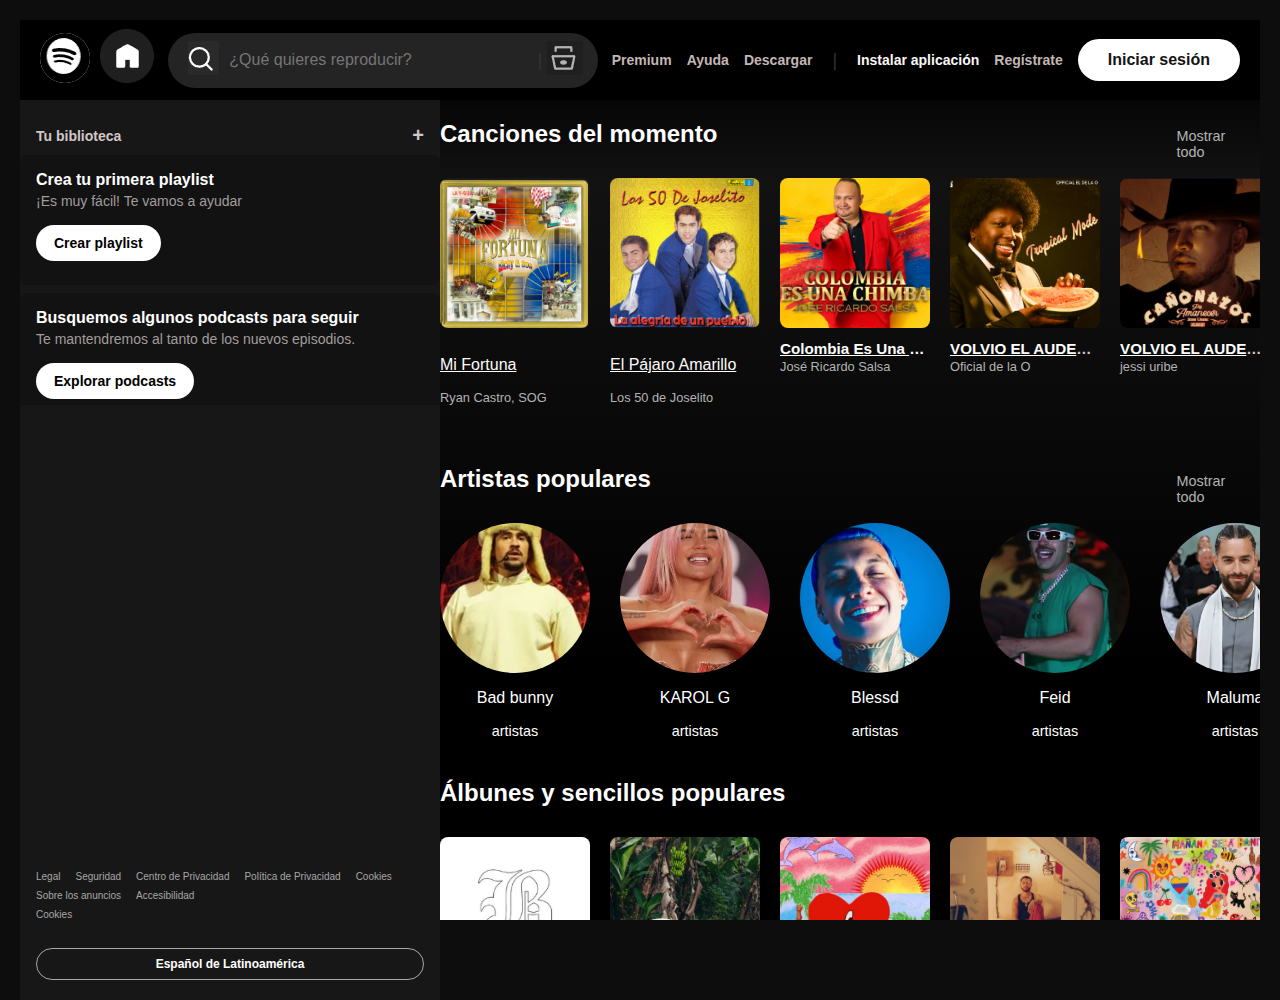
<file: index.html>
<!DOCTYPE html>
<html lang="en">
<head>
    <meta charset="UTF-8">
    <meta name="viewport" content="width=device-width, initial-scale=1.0">
    <title>spotify</title>
    <link rel="stylesheet" href="estilos.css">
</head>
<body>
<nav class="parte-superior">
    <div class="navbar">
        <a href="index.html" class="logo-link">
            <img src="img/logo.jpg.png" alt="Logo" class="logo">

        </a>
        
        <a href="index.html">
            <img src="img/2.jpg.png" alt="">
        </a>
    </div>

    <div class="barra">
        <div class="busqueda">
            <span class="imagenbuscar"><img src="img/buscar.jpg.png" alt=""></span>
            <input type="text" placeholder="¿Qué quieres reproducir?" class="textofondo">
                    <span class="separator">|</span>
  <div class="mensaje">
  <img src="img/1.jpg.png" alt="Explorar">
  <span class="mensaje-text">Explorar</span>
  </div>
        </div>

        
    </div>

    <div class="contenidoarriba">
        <a href="premiun.html" class="nav-link">Premium</a>
        <a href="ayuda.html" class="nav-link">Ayuda</a>
        <a href="descargar.html" class="nav-link">Descargar</a>
        <span class="separator">|</span>
        <a href="prueba.html" class="nav-link install">Instalar aplicación</a>
        <a href="for.html" class="nav-link">Regístrate</a>
        <a href="for.html"><button class="button">Iniciar sesión</button></a>
    </div>
</nav>



<div class="main-layout">
    <aside class="sidebar">
        <div class="library-header">
            <span class="title">Tu biblioteca</span>
            <span class="icon">+</span>
        </div>

       <div class="scroll-area">
    <div class="card create-playlist-card">
      <h3>Crea tu primera playlist</h3>
      <p>¡Es muy fácil! Te vamos a ayudar</p>
      <button class="primary-button white-button">Crear playlist</button>
    </div>

    <div class="card discover-podcast-card">
      <h3>Busquemos algunos podcasts para seguir</h3>
      <p>Te mantendremos al tanto de los nuevos episodios.</p>
      <button class="primary-button white-button">Explorar podcasts</button>
    </div>
  </div>

        
        
        <div class="footer-links">
            <a href="#">Legal</a>
            <a href="#">Seguridad</a>
            <a href="#">Centro de Privacidad</a>
            <a href="#">Política de Privacidad</a>
            <a href="#">Cookies</a>
            <a href="#">Sobre los anuncios</a>
            <a href="#">Accesibilidad</a>
            <a href="#" class="cookies-link">Cookies</a>
        </div>

        <button class="language-selector">Español de Latinoamérica</button>
    </aside>
    



   <main class="main-content" >

 <div class="section">
     
        <div class="header">
            <h2>Canciones del momento</h2>
            <a href="#">Mostrar todo</a>
        </div>
        <div class="scroll-container songs-container">
            <div class="song-card">
<img src="img/fortuna.jpg.png" alt="">           
                <a class="lii" href="cancion.html">              
                      <p class="title1">Mi Fortuna</p></a>

                <p class="subtitle">Ryan Castro, SOG</p>
            </div>
            
            <div class="song-card">
                <img src="img/pueblo.png" alt="Portada El Pájaro Amarillo">
                 <a class="lii"   href="cancion2.html"><p class="title1">El Pájaro Amarillo</p></a>
                <p class="subtitle">Los 50 de Joselito</p>
            </div>
            <div class="song-card">
                <img src="img/colombia.png" alt="Portada Colombia Es Una Chimba">
                <a  class="lii"    href="can3.html">         
                           <p class="title">Colombia Es Una Chimba</p>
</a>
                <p class="subtitle">José Ricardo Salsa</p>
            </div>
                <div class="song-card">
                <img src="img/mode.png" alt="Portada Colombia Es Una Chimba">
               
               <a  class="lii" href="">          
                      <p class="title">VOLVIO EL AUDENTE
</a>
                <p class="subtitle">Oficial de la O
            </div>

             <div class="song-card">
                <img src="img/jessi.png" alt="Portada Colombia Es Una Chimba">

                <a class="lii" href="">        
                            <p class="title">VOLVIO EL AUDENTE
</a>
                <p class="subtitle">jessi uribe
            </div>

             <div class="song-card">
                <img src="img/evolucion.png" alt="Portada Colombia Es Una Chimba">
                <a   class="lii" href="">   
                         <p class="title">El Veneficio de la duda 
</a>
                <p class="subtitle">Grupo Firme
            </div>

             <div class="song-card">
                <img src="img/coque.png" alt="Portada Colombia Es Una Chimba">

                <a  class="lii" href=""></a>
                <p class="title">Coqueta
                <p class="subtitle">Heredero
            </div>

            
            
            </div>
            <div class="section">
      
    <div class="section">
        <div class="header">
            <h2>Artistas populares</h2>
            <a href="#">Mostrar todo</a>
        </div>
        <div class="scroll-container artists-container">
            <div class="artist-card">
                <div class="artist-image-wrapper">
<img src="img/bab2.png" alt="img">                </div>
               
                <p>Bad bunny
                <p class="name">artistas
            </div>
            <div class="artist-card">
                <div class="artist-image-wrapper">
                    <img src="img/karol.jpg.png" alt="Foto KAROL G">
                </div>
                 <p>KAROL G
                <p class="name">artistas
            </div>
            <div class="artist-card">
                <div class="artist-image-wrapper">
                    <img src="img/bles.jpg.png" alt="Foto Blessd">
                </div>
                <p>Blessd
                <p class="name">artistas
            </div>
            <div class="artist-card">
                <div class="artist-image-wrapper">
                    <img src="img/feid.jpg.png" alt="Foto Feid">
                </div>
                  <p>Feid
                <p class="name">artistas
            </div>

             <div class="artist-card">
                <div class="artist-image-wrapper">
                    <img src="img/malu.jpg.png" alt="Foto Feid">
                </div>
                     <p>Maluma
                <p class="name">artistas
            </div>

            <div class="artist-card">
                <div class="artist-image-wrapper">
                    <img src="img/sound.png" alt="Foto Feid">
                </div>
                      <p>W Sound
                <p class="name">artistas
            </div><div class="artist-card">
                <div class="artist-image-wrapper">
                    <img src="img/omar.png" alt="Foto Feid">
                </div>
                  <p>Don Omar
                <p class="name">artistas
            </div>
                
            </div>

    <div class="section">
        <div class="header">
            <h2>Álbunes y sencillos populares
        </div>
        <div class="scroll-container songs-container">
            <div class="song-card">
<img src="img/b.png" alt="">           
     <a href="https://open.spotify.com/intl-es/track/6Z6SZeBkGP0qmJdq4RvvUY?si=d5093f96fb0c4656">          
</a>
            </div>
            <div class="song-card">
                <img src="img/cillas.png" alt="">
            </div>
            <div class="song-card">
                <img src="img/cora.png" alt="Portada El Pájaro Amarillo">
            </div>
            <div class="song-card">
                <img src="img/muchacho.png" alt="Portada Colombia Es Una Chimba">
            </div>
                <div class="song-card">
                <img src="img/figuras.png" alt="Portada Colombia Es Una Chimba">
             
            </div>

             <div class="song-card">
                <img src="img/plena.png" alt="Portada Colombia Es Una Chimba">
              
            </div>

             <div class="song-card">
                <img src="img/sol.png" alt="Portada Colombia Es Una Chimba">
              
            </div>

      
            
            
            </div>

    <div class="section">
        <div class="header">
            <h2>Estaciones populares </h2>
        </div>
        <div class="scroll-container songs-container">
            <div class="song-card">
<img src="img/don.png" alt="">           
     <a href="https://open.spotify.com/intl-es/track/6Z6SZeBkGP0qmJdq4RvvUY?si=d5093f96fb0c4656">          
</a>
                
            </div>
            <div class="song-card">
                <img src="img/diomedes.png" alt="Portada Ron Pa' Todo el Mundo">
            
            </div>
            <div class="song-card">
                <img src="img/verde.png" alt="Portada El Pájaro Amarillo">
            
            </div>
            <div class="song-card">
                <img src="img/rosa.png" alt="Portada Colombia Es Una Chimba">
                
            </div>
                <div class="song-card">
                <img src="img/nike.png" alt="Portada Colombia Es Una Chimba">
           
            </div>

             <div class="song-card">
                <img src="img/amarilla.png" alt="Portada Colombia Es Una Chimba">
        
            </div>

             <div class="song-card">
                <img src="img/g.png" alt="Portada Colombia Es Una Chimba">
               
            </div>

    

            
            
            </div>

    <div class="section">
        <div class="header">
            <h2>listas del momento
        </div>
        <div class="scroll-container songs-container">
            <div class="song-card">
                <img src="img/mora.png" alt="Portada Ron Pa' Todo el Mundo">          
</a>
            </div>
            <div class="song-card">
                <img src="img/fresa.png" alt="Portada Ron Pa' Todo el Mundo">
              
            </div>
            <div class="song-card">
                                <img src="img/50.png"alt="Portada Ron Pa' Todo el Mundo">

               
            </div>
            <div class="song-card">
                <img src="img/51.png"alt="Portada Ron Pa' Todo el Mundo">

            </div>
                <div class="song-card">
                <img src="img/52.png"alt="Portada Ron Pa' Todo el Mundo">

            </div>

            
            </div>

           
 </footer>
<footer class="footer">
  <div class="footer-col">
    <h4>Compañía</h4>
    <a href="#">Acerca de</a>
    <a href="#">Empleo</a>
    <a href="#">For The Record</a>
  </div>

  <div class="footer-col">
    <h4>Comunidades</h4>
    <a href="#">Para artistas</a>
    <a href="#">Desarrolladores</a>
    <a href="#">Publicidad</a>
    <a href="">Inversionistas</a>
    <a href="">Provedoores</a>

  </div>

  <div class="footer-col">
    <h4>Enlaces Útiles</h4>
    <a href="#">Ayuda</a>
    <a href="#">App Móvil gratis</a>
        <a href="#">Contenido Popular Por País</a>
            <a href="#">import your music</a>


  </div>

  <div class="footer-col">
    <h4>Planes de spotify</h4>
    <a href="#">premium Individual</a>
    <a href="#">premium familiar</a>
        <a href="#">premium Duo </a>
            <a href="#">premium Para Estudiantes</a>


  </div>

  <a href="https://www.instagram.com/spotify/"><img  class="ista" src="img/insta.jpg.png" alt=""></a>
            <a href="https://www.facebook.com/instagram/"><img  class="face" src="img/face.jpg.png" alt=""></a>
  <div>



  </div>
</footer>




   </main>
           
 

</head>
</body>
</file>
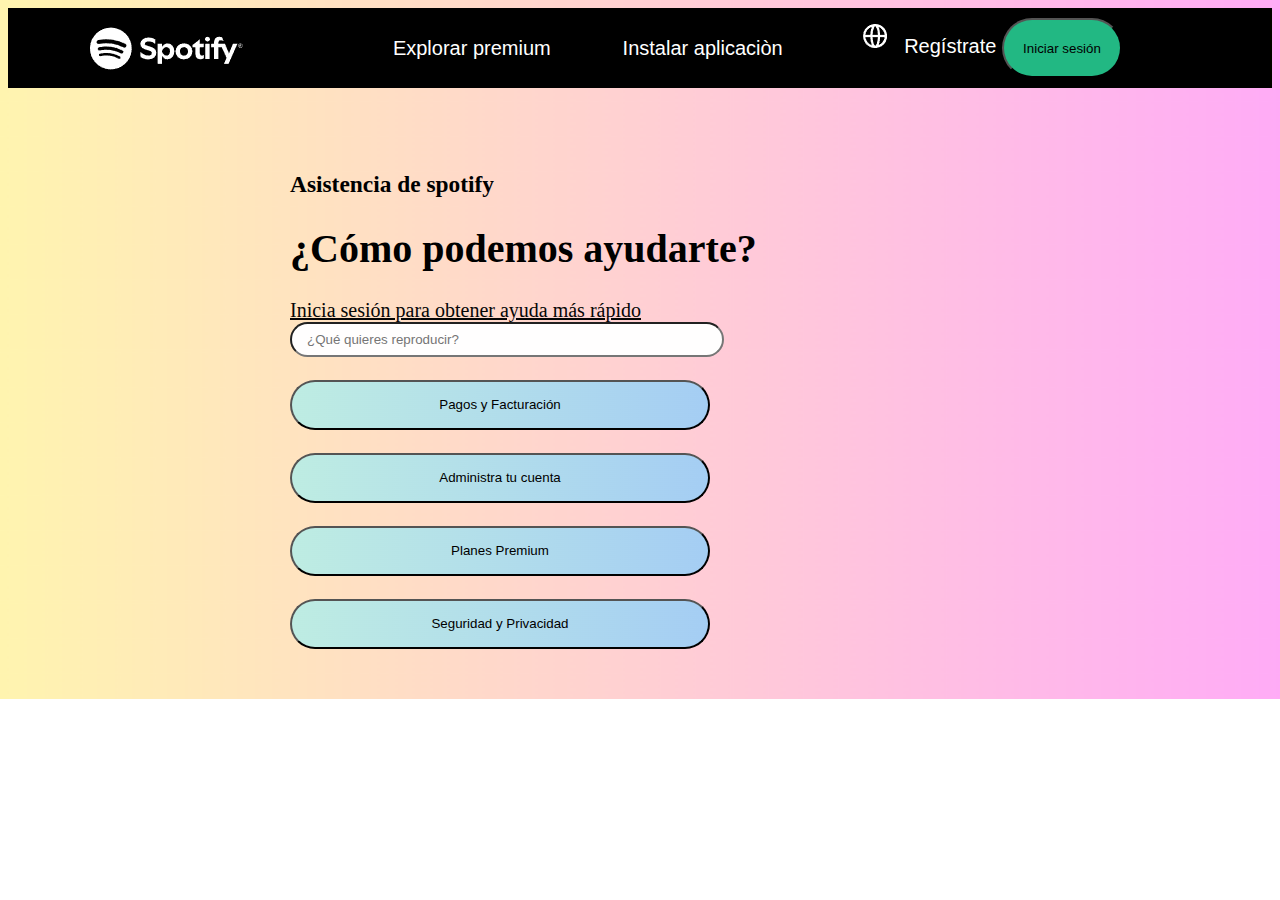
<file: ayuda.html>
<!DOCTYPE html>
<html lang="en">
<head>
    <meta charset="UTF-8">
    <meta name="viewport" content="width=device-width, initial-scale=1.0">
    <title>Document</title>
    <link rel="stylesheet" href="ayuda.css">
</head>
<body class="fon">
        <nav class="arriba">
        <a href=""><img src="img/logo2.jpg.png" alt=""></a>
         <a class="texto">Explorar premium  </a>
          <a class="texto">Instalar aplicaciòn</a>

        <div class="texto">

            <img class="img" src="img/universal.png" alt="">
             <a class="texto">Regístrate</a>

       <button class="hola">Iniciar sesión</button> 


        </div>
    
    </nav>

    <div class="tex"><h3>Asistencia de spotify</h3>
        <h1>¿Cómo podemos ayudarte?</h1>
        <a class="link"   href="">Inicia sesión para obtener ayuda más rápido</a>

        <br>
     <input  type="text" placeholder="¿Qué quieres reproducir?" class="textofondo">
<br>
<div><button  class="bo1"  >Pagos y Facturación</button>

</div>
<br>
<div ><button class="bo1" >Administra tu cuenta</button></div>
<br>
<div ><button class="bo1"  >Planes Premium</button></div>
<br>
<div ><button class="bo1" >Seguridad y Privacidad</button></div>

    </div>





</body>
</html>
</file>
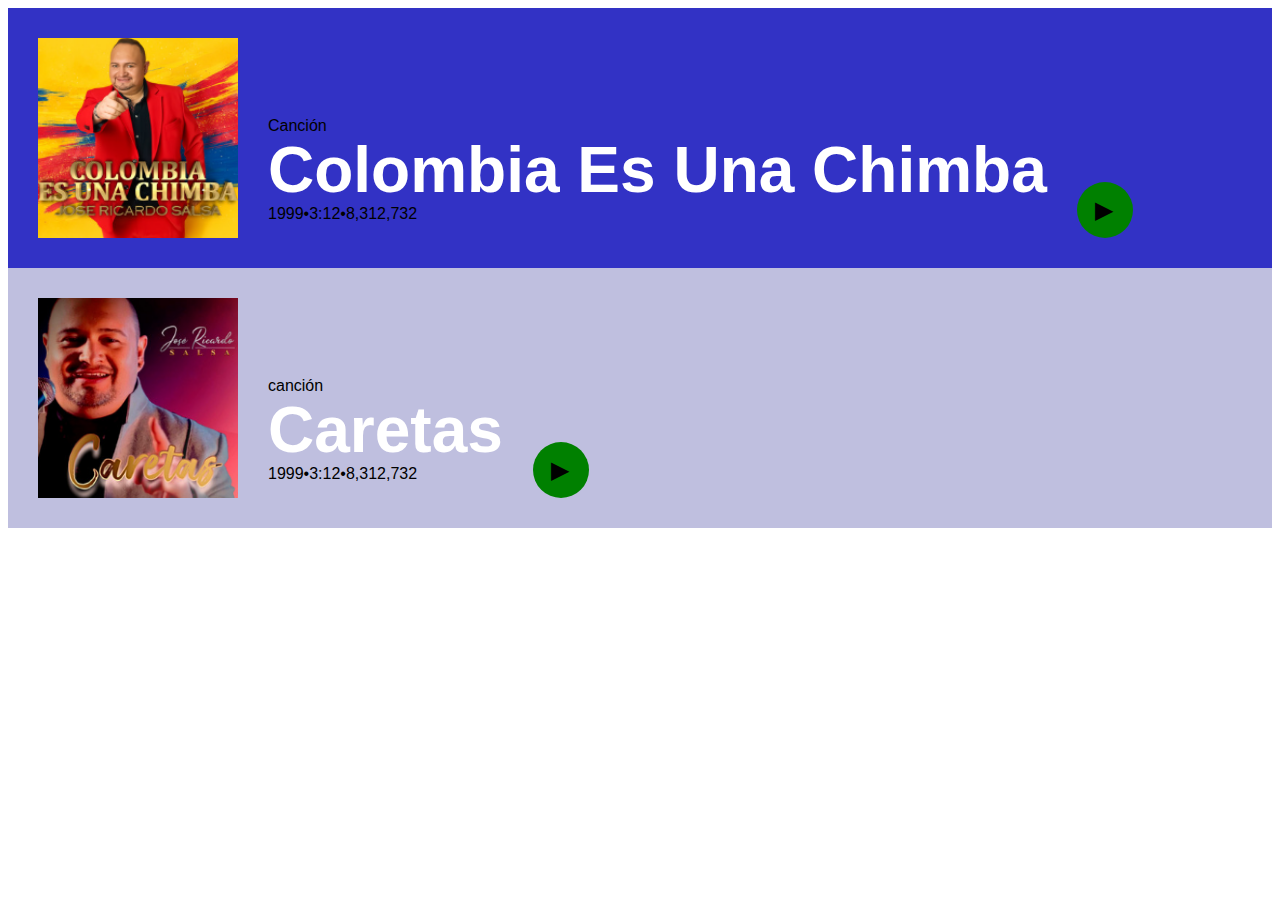
<file: can3.html>
<!DOCTYPE html>
<html lang="en">
<head>
    <meta charset="UTF-8">
    <meta name="viewport" content="width=device-width, initial-scale=1.0">
    <title>Document</title>
    <link rel="stylesheet" href="cancion.css">
</head>
<body>
<div class="contenido">

   

        <div class="detalles">
            <header class="cancion fortuna">
                <img cla src="img/colombia.png" alt="Carátula" class="album">
                <div class="informacion">
                    <p class="type">Canción</p>
                    <h1 class="title">Colombia Es Una Chimba</h1>
                    <p class="details">  1999•3:12•8,312,732    </p>
                </div>
                <div>
                    <button class="play-button-large">▶</button>
                </div>
                
           

            </header>
            <header class="cancionSENDE">
                <img cla src="img/co3.png" alt="Carátula" class="album">
                <div class="informacion">
                    <p class="type">canción</p>
                    <h1 class="title">Caretas</h1>
                    <p class="details">1999•3:12•8,312,732 </p>
                </div>
                <div>
                    <button class="play-button-large">▶</button>
                </div>
                
           

            </header>
        
   
        
    </div>
</body>
</html>
</file>
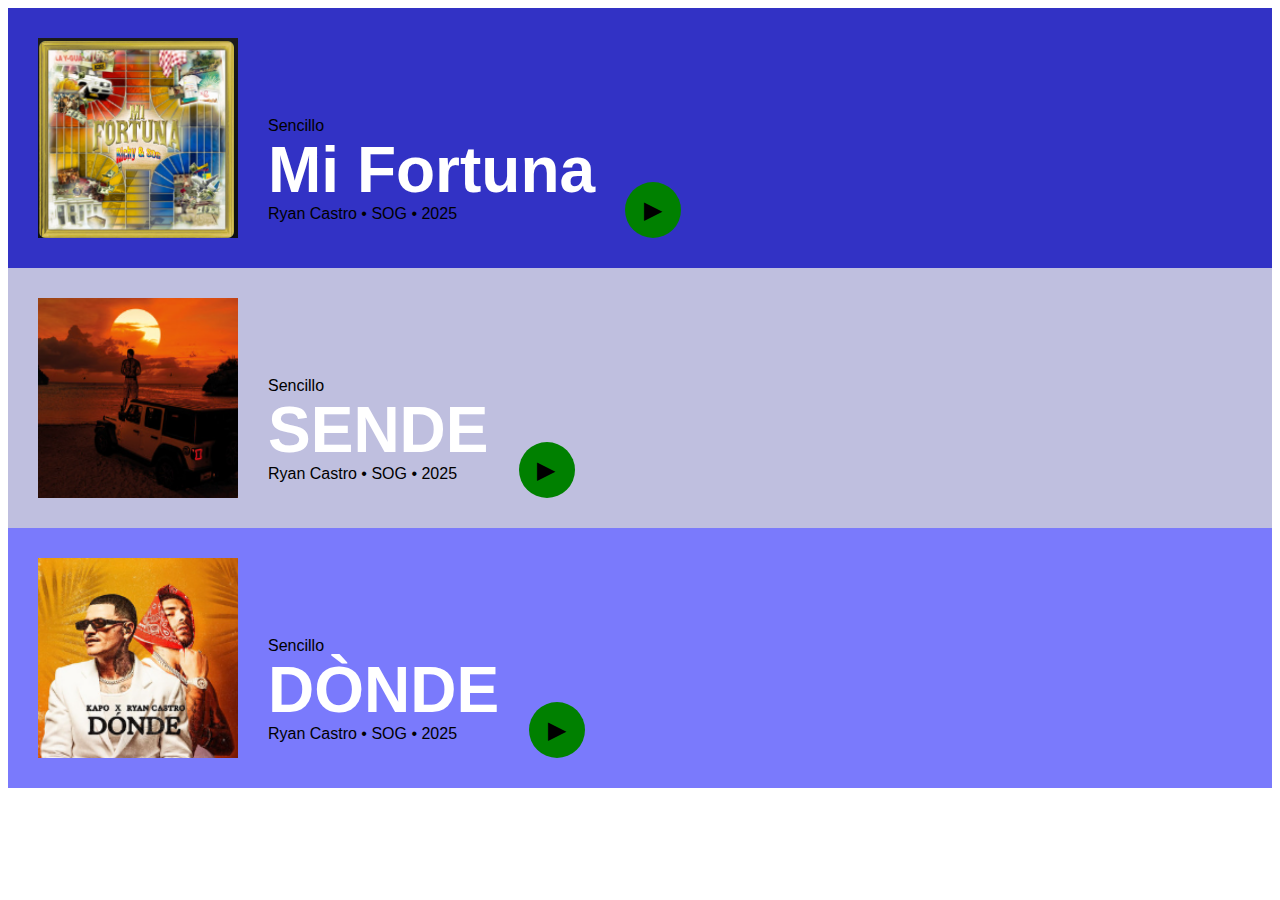
<file: cancion.html>
<!DOCTYPE html>
<html lang="en">
<head>
    <meta charset="UTF-8">
    <meta name="viewport" content="width=device-width, initial-scale=1.0">
    <title>Document</title>
    <link rel="stylesheet" href="cancion.css">
</head>
<body>
<div class="contenido">

   

        <div class="detalles">
            <header class="cancion fortuna">
                <img cla src="img/fortuna.jpg.png" alt="Carátula" class="album">
                <div class="informacion">
                    <p class="type">Sencillo</p>
                    <h1 class="title">Mi Fortuna</h1>
                    <p class="details">Ryan Castro • SOG • 2025</p>
                </div>
                <div>
                    <button class="play-button-large">▶</button>
                </div>
                
           

            </header>
            <header class="cancionSENDE">
                <img cla src="img/sol.png" alt="Carátula" class="album">
                <div class="informacion">
                    <p class="type">Sencillo</p>
                    <h1 class="title">SENDE</h1>
                    <p class="details">Ryan Castro • SOG • 2025</p>
                </div>
                <div>
                    <button class="play-button-large">▶</button>
                </div>
                
           

            </header>
            <header class="cancion2">
                <img cla src="img/DONDE.png" alt="Carátula" class="album">
                <div class="informacion">
                    <p class="type">Sencillo</p>
                    <h1 class="title">DÒNDE</h1>
                    <p class="details">Ryan Castro • SOG • 2025</p>
                </div>
                <div>
                    <button class="play-button-large">▶</button>
                </div>
                
           

            </header>
   
        
    </div>
</body>
</html>
</file>
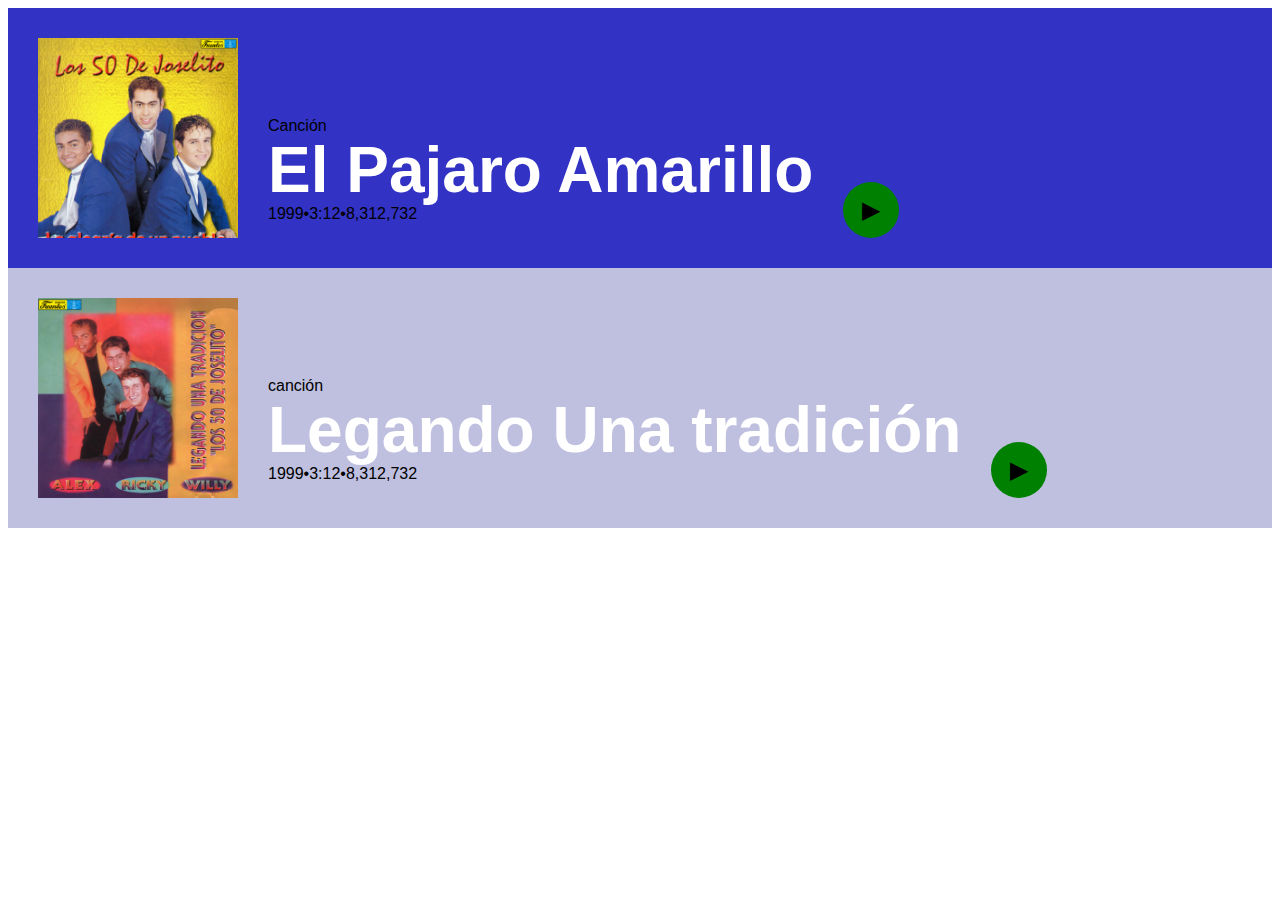
<file: cancion2.html>
<!DOCTYPE html>
<html lang="en">
<head>
    <meta charset="UTF-8">
    <meta name="viewport" content="width=device-width, initial-scale=1.0">
    <title>Document</title>
    <link rel="stylesheet" href="cancion.css">
</head>
<body>
<div class="contenido">

   

        <div class="detalles">
            <header class="cancion fortuna">
                <img cla src="img/paa.png" alt="Carátula" class="album">
                <div class="informacion">
                    <p class="type">Canción</p>
                    <h1 class="title">El Pajaro Amarillo</h1>
                    <p class="details">  1999•3:12•8,312,732    </p>
                </div>
                <div>
                    <button class="play-button-large">▶</button>
                </div>
                
           

            </header>
            <header class="cancionSENDE">
                <img cla src="img/pa2.png" alt="Carátula" class="album">
                <div class="informacion">
                    <p class="type">canción</p>
                    <h1 class="title">Legando Una tradición</h1>
                    <p class="details">1999•3:12•8,312,732 </p>
                </div>
                <div>
                    <button class="play-button-large">▶</button>
                </div>
                
           

            </header>
        
   
        
    </div>
</body>
</html>
</file>
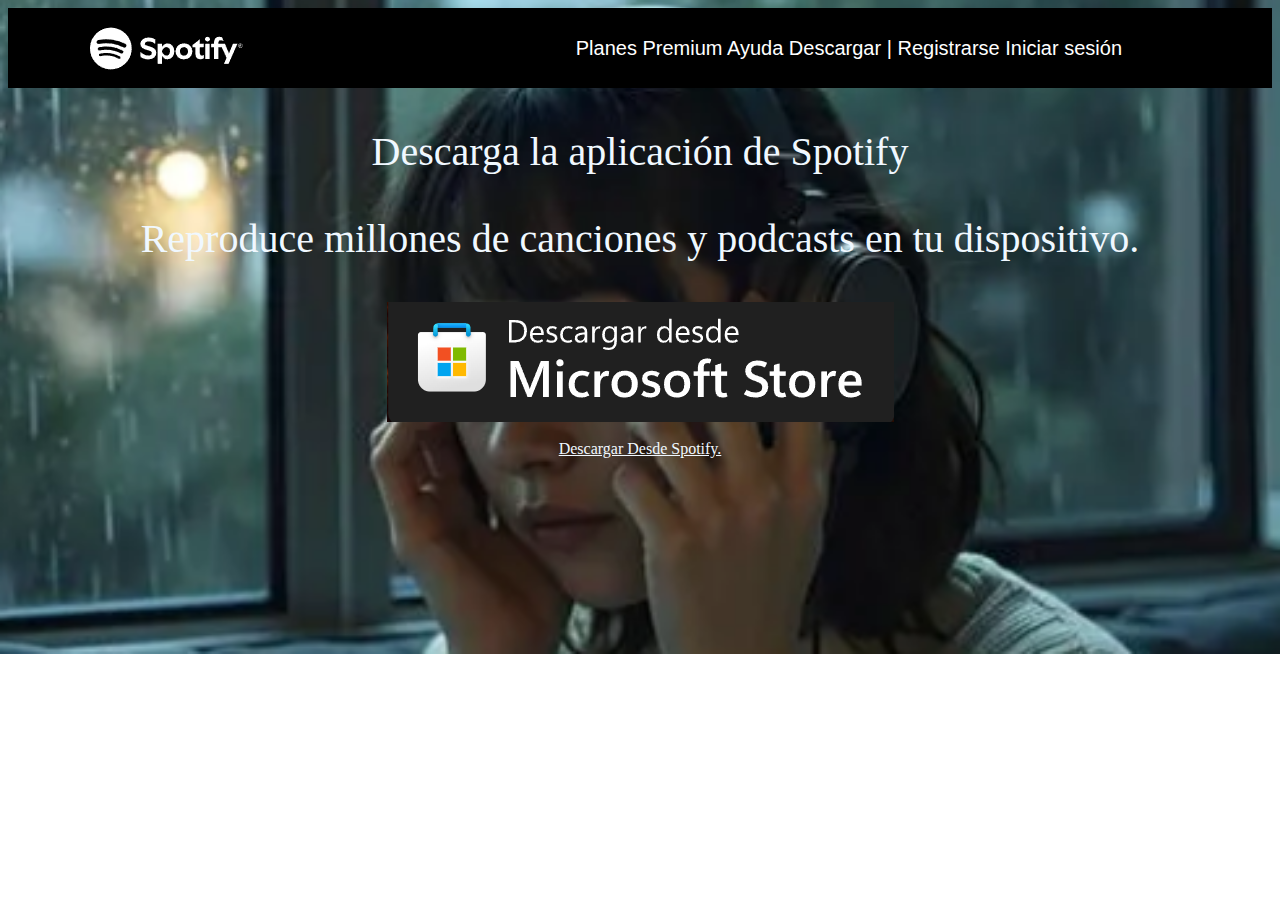
<file: descargar.html>
<!DOCTYPE html>
<html lang="en">
<head>
    <meta charset="UTF-8">
    <meta name="viewport" content="width=device-width, initial-scale=1.0">
    <title>Document</title>
    <link rel="stylesheet" href="descargar.css">
</head>
<body class="fondo">
        <nav class="arriba">
        <a href=""><img src="img/logo2.jpg.png" alt=""></a>

        <div class="texto">
             <a class="texto">Planes Premium</a>

        <a class="texto">Ayuda</a>

         <a class="texto">Descargar</a>

        <span class="separator">|</span>

         <a class="texto">Registrarse</a>

        <a class="texto">Iniciar sesión</a>
         </nav>


        </div>
        <div>  <p class="texto1">Descarga la aplicación de Spotify</p></div>

                <div>  <p class="texto1">Reproduce millones de canciones y podcasts en tu dispositivo.</p>
                </div>

    <div><img class="im" src="img/micro.png" alt=""></div>
    <br>
    <div class="al"><a class="te"  href="index.html">Descargar Desde Spotify.</a></div>
   
</body>
</html>
</file>
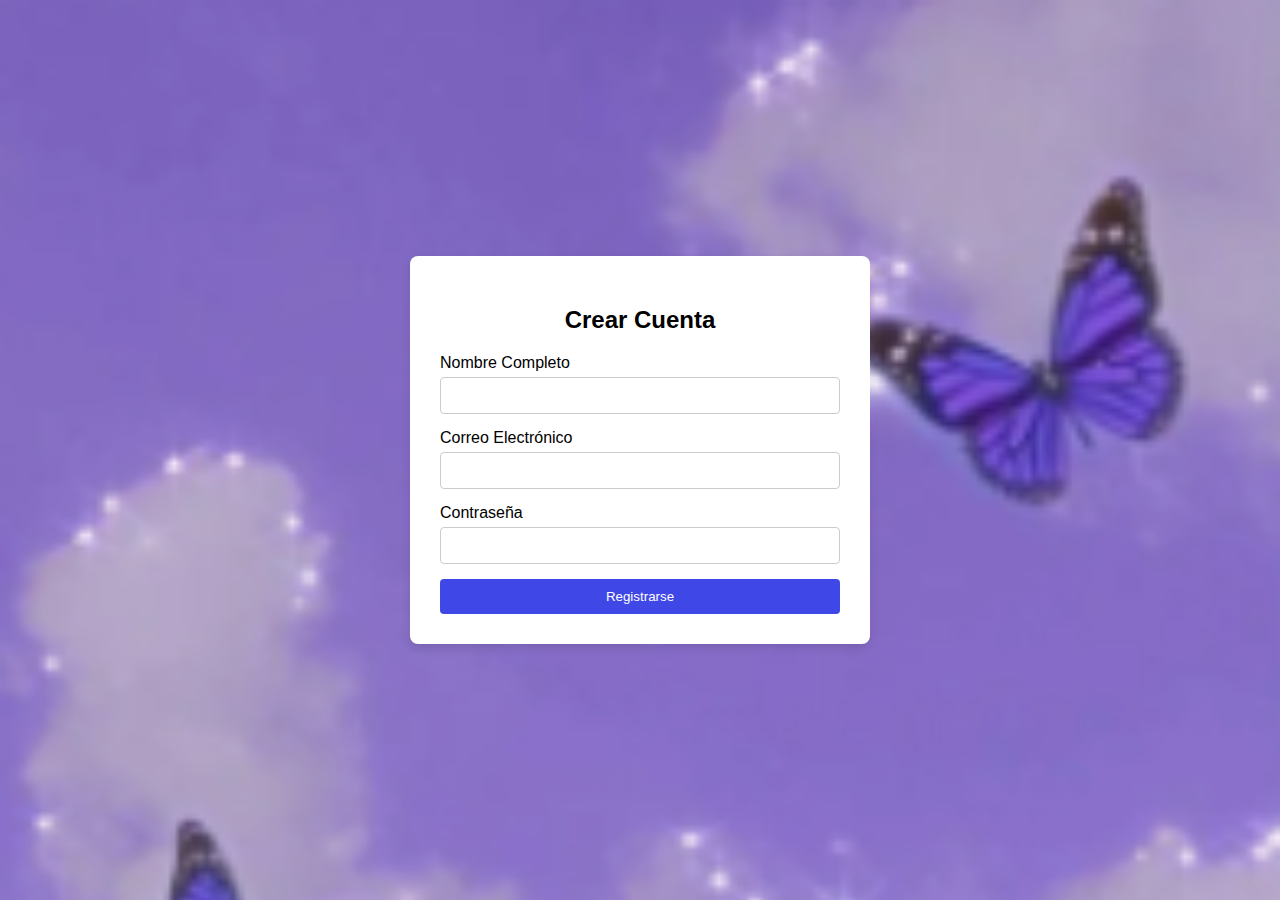
<file: for.html>
<!DOCTYPE html>
<html lang="es">
<head>
    <meta charset="UTF-8">
    <meta name="viewport" content="width=device-width, initial-scale=1.0">
    <title>Formulario de Registro Sencillo</title>
    <link rel="stylesheet" href="form.css">
</head>
<body>

    <div class="contenedor-formulario">
        <h2>Crear Cuenta</h2>
        
        <form action="#" method="POST"> 
            
            <div class="grupo-control">
                <label for="nombre">Nombre Completo</label>
                <input type="text" id="nombre" name="nombre" required>
            </div>
            
            <div class="grupo-control">
                <label for="email">Correo Electrónico</label>
                <input type="email" id="email" name="email" required>
            </div>
            
            <div class="grupo-control">
                <label for="password">Contraseña</label>
                <input type="password" id="password" name="password" required>
            </div>
            
            <button type="submit" class="boton-registro">Registrarse</button>
            
        </form>
    </div>

</body>
</html>
</file>
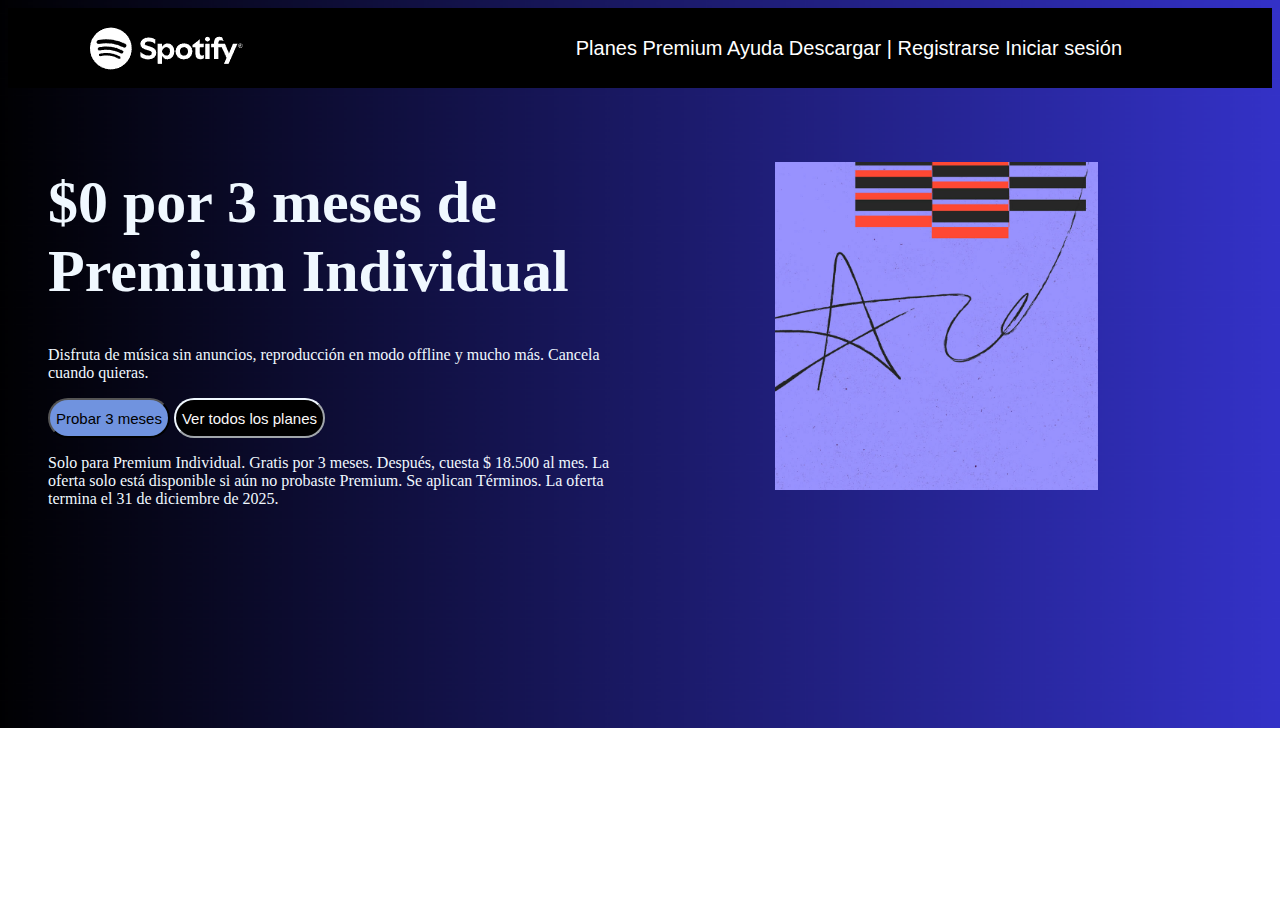
<file: premiun.html>
<!DOCTYPE html>
<html lang="en">
<head>
    <meta charset="UTF-8">
    <meta name="viewport" content="width=device-width, initial-scale=1.0">
    <title>Document</title>
    <link rel="stylesheet" href="premiun.css">
</head>
<body class="fondo">
    <nav class="arriba">
        <a href=""><img src="img/logo2.jpg.png" alt=""></a>

        <div class="texto">
             <a class="texto">Planes Premium</a>

        <a class="texto">Ayuda</a>

         <a class="texto">Descargar</a>

        <span class="separator">|</span>

         <a class="texto">Registrarse</a>

        <a class="texto">Iniciar sesión</a>


        </div>
    
    </nav>
<section class="con">
  <div class="contenido">
    <h1 class="h1">$0 por 3 meses de Premium Individual</h1>
    <p class="p">Disfruta de música sin anuncios,
         reproducción en modo offline y mucho más.
         Cancela cuando quieras.</p>
         <button class="bo">   Probar 3 meses</button>
         <button class="bu">Ver todos los planes</button>
         <p class="p">Solo para Premium Individual. Gratis por 3 meses. Después,
             cuesta $ 18.500 al mes. La oferta solo está disponible si aún no probaste Premium.
              Se aplican Términos. 
            La oferta termina el 31 de diciembre de 2025.</p>
  </div>

  <div class="imagen">
    <img src="img/firma.png" alt="">
  </div>
</section>


 


        


 
</body>
</html>
</file>
<file: estilos.css>
body {
    margin: 0;
    font-family: Arial, sans-serif;
    background-color: #000;
}

.parte-superior {
    display: flex; 
    justify-content: space-between;
    align-items: center;
    background-color: #000;
    color: #e2dada;
    padding: 10px 20px;
    height: 80px; 
    box-sizing: border-box;
}

.title1 {
    color: #fdfafa;
}
.lii {
    color: #ffffff;
}

.navbar {
    display: flex;
    align-items: center;
}

.logo {
    width: 50px; 
    height: 50px;
    background-color: #fff;
    border-radius: 50%;
}

.barra {
    flex-grow: 1; 
    display: flex;
    justify-content: center; 
}

.busqueda {
    display: flex;
    align-items: center;
    background-color: #242424; 
    border-radius: 50px; 
    padding: 8px 15px;
    width: 400px; 
    max-width: 100%;
}

.imagenbuscar, .img {
    color: #a7a7a7; 
    font-size: 18px;
    margin: 0 5px;
}

.textofondo {
    background: none;
    border: none;
    color: #fff;
    font-size: 16px;
    flex-grow: 1; 
    padding: 0 5px;
    outline: none; 
}

.contenidoarriba {
    display: flex;
    align-items: center;
    gap: 15px; 
}

.nav-link {
    color: #c3b6b6; 
    text-decoration: none; 
    font-weight: 600;
    font-size: 14px;
    transition: color 0.2s;
}

.nav-link:hover {
    color: #fff; 
}

.separator {
    color: #333; 
    font-size: 18px;
    margin: 0 5px;
}

.install {
    color: #fbf7f7; 
}

.button {
    background-color: #ffffff; 
    color: #131313; 
    border: none;
    border-radius: 50px; 
    padding: 12px 30px;
    font-weight: bold;
    font-size: 16px;
    cursor: pointer;
    transition: transform 0.1s, background-color 0.1s;
}

.button:hover {
    transform: scale(1.05);
}

body {
    margin: 0;
    font-family: 'Circular', 'Helvetica Neue', Helvetica, Arial, sans-serif; 
    background-color: #000;
    color: #c92c2c;
}

.main-layout {
    display: flex;
height: calc(100vh - 80px); 
   
}

.sidebar {
    width: 420px;
    background-color: #171717;
    flex-shrink: 0;
    display: flex;
    flex-direction: column;
    height: 100vh;
}

.scroll-area {
  max-height: 250px;
  overflow-y: auto;
  color: #000;
  flex: 1;           
  overflow-y: auto;     
}

.library-header {
    display: flex;
    justify-content: space-between;
    align-items: center;
    padding: 24px 16px 8px 16px;
    font-size: 14px;
    font-weight: bold;
    color: #d2c6c6; 
}

.library-header .icon {
    font-size: 20px;
}

.card {
    background-color: #121212;
    border-radius: 8px;
    padding: 16px;
    margin-bottom: 8px;
    color: #fff;
}

.create-playlist-card {
    padding-bottom: 24px;
}

.card h3 {
    margin: 0 0 4px 0;
    font-size: 16px;
}

.card p {
    margin: 0 0 16px 0;
    font-size: 14px;
    color: #a29d9d;
}

.primary-button {
    border: none;
    border-radius: 500px;
    padding: 10px 18px;
    font-weight: bold;
    cursor: pointer;
    transition: transform 0.1s;
    font-size: 14px;
}

.primary-button:hover {
    transform: scale(1.04);
}

.white-button {
    background-color: #fff;
    color: #000;
}

.footer-links {
    margin-top: auto; 
    padding: 20px 16px;
    display: flex;
    flex-wrap: wrap;
    font-size: 10px;
}

.footer-links a {
    color: #a7a7a7;
    text-decoration: none;
    margin-right: 15px;
    margin-bottom: 8px;
}

.cookies-link {
    width: 100%; 
}

.language-selector {
    background: none;
    border: 1px solid #a7a7a7;
    color: #fff;
    border-radius: 500px;
    padding: 8px 15px;
    font-size: 12px;
    font-weight: bold;
    margin: 0 16px 20px 16px;
    cursor: pointer;
}

.main-content {
    flex-grow: 1;
    overflow-y: auto; 
    background: linear-gradient(180deg, #060606 0%, #121212 10%, #000 70%); 
}

.section {
 width: 100%; 
    padding-top: 20px;
    padding-bottom: 10px;
}

.section h2 {
     width: 100%; 
    font-size: 24px;
    font-weight: bold;
    margin: 0 0 20px 0;
}

body {
    background-color: #0d0d0d; 
    color: #ffffff; 
    font-family: Arial, sans-serif;
    margin: 0;
    padding: 20px;
}

h2 {
    font-size: 1.5rem;
    font-weight: bold;
    margin-bottom: 15px;
}

.header {
    display: flex;
    justify-content: space-between;
    align-items: center;
    margin-bottom: 10px;
    padding-right: 10px; 
}

.header a {
    color: #b3b3b3; 
    text-decoration: none;
    font-size: 0.9rem;
    cursor: pointer; 
}

.scroll-container {
    display: flex;
    overflow-x: auto; 
    padding-bottom: 20px;
    -ms-overflow-style: none;
    scrollbar-width: none;
}

.scroll-container::-webkit-scrollbar {
    display: none; 
}

.songs-container {
    gap: 20px; 
}

.song-card {
    flex-shrink: 0; 
    color: #d2c6c6;
    width: 150px; 
    text-align: left;
    cursor: pointer;
    transition: background-color 0.2s; 
}

.song-card:hover {
    background-color: #1e1e1e; 
    border-radius: 8px; 
    padding: 5px; 
    margin: -5px 0;
}

.song-card img {
    width: 100%;
    height: 150px;
    object-fit: cover;
    border-radius: 8px; 
    margin-bottom: 8px;
    transition: opacity 0.2s; 
}

.song-card:hover img {
    opacity: 0.9;
}

.song-card .title {
    font-weight: bold;
    font-size: 0.95rem;
    margin: 0;
    white-space: nowrap;
    overflow: hidden;
    text-overflow: ellipsis; 
}

.song-card .subtitle {
    color: #b3b3b3;
    font-size: 0.8rem;
    margin: 2px 0 0 0;
}

.artists-container {
    gap: 30px; 
}

.artist-card {
    flex-shrink: 0;
    width: 150px; 
    text-align: center;
    cursor: pointer; 
    transition: background-color 0.2s; 
}

.artist-card:hover {
    background-color: #1e1e1e;
    border-radius: 8px; 
    padding: 5px;
    margin: -5px 0;
}

.artist-image-wrapper {
    width: 150px;
    height: 150px;
    margin-bottom: 10px;
    overflow: hidden;
    border-radius: 50%; 
    transition: transform 0.2s;
}

.artist-card img {
    width: 100%;
    height: 100%;
    object-fit: cover;
}

.artist-card .name {
    font-weight: normal;
    font-size: 0.9rem;
    margin: 0;
}

.fin {
    background-color: #989292;
}

.ista, .face, .tui {
    height: 70px;
    border-radius: 100px;
}

.mensaje {
  position: relative;
  cursor: pointer;
}

.mensaje-text {
  background-color: #222;
  color: #fff;
  padding: 6px 10px;
  border-radius: 6px;

  position: absolute;
  bottom: -35px;
  left: 50%;
  transform: translateX(-50%);
  white-space: nowrap;

  opacity: 0;
  visibility: hidden;
  transition: opacity 0.2s;
}

.busqueda:hover .mensaje-text {
  visibility: visible;
  opacity: 1;
}

/* FOOTER */
.footer {
  background: #000;
  color: #fff;
  display: flex;
  gap: 60px;
  padding: 40px 80px;
  flex-wrap: wrap;
}

.footer-col h4 {
  color: #919496;
  margin-bottom: 15px;
  font-size: 14px;
}

.footer-col a {
  display: block;
  color: #7b7777;
  text-decoration: none;
  margin-bottom: 10px;
  font-size: 14px;
  transition: color 0.2s;
}

.footer-col a:hover {
  color: #ffffff;
}

/* ================= TABLET ================= */
@media (max-width: 1024px) {

  .sidebar {
    width: 300px;
  }

  .main-content {
    margin-left: 300px;
  }

  .busqueda {
    width: 280px;
  }

  .song-card,
  .artist-card {
    width: 140px;
  }
}

/* ================= MOBILE ================= */
@media (max-width: 768px) {

  /* NAVBAR */
  .barra {
    display: none;
  }

  .contenidoarriba .nav-link,
  .separator {
    display: none;
  }

  /* OCULTAR SIDEBAR */
  .sidebar {
    display: none;
  }

  /* MAIN SIN EMPUJAR ABAJO */
  .main-content {
    margin-left: 0;
    padding: 15px;
  }

  .song-card,
  .artist-card {
    width: 160px;
  }

  .footer {
    flex-direction: column;
    gap: 30px;
    padding: 30px 20px;
  }
}

/* ================= MOBILE PEQUEÑO ================= */
@media (max-width: 480px) {

  .song-card,
  .artist-card {
    width: 140px;
  }

  .section h2 {
    font-size: 20px;
  }

  .header a {
    font-size: 12px;
  }
}
</file>
<file: ayuda.css>
.fon{
  background-image: url(img/fon4.png);
  background-repeat: no-repeat;
  background-size: cover;
  

}

.arriba{
    background-color: rgb(0, 0, 0);
    height: 80px;
    display: flex;
    align-items: center;
    padding-right: 150px;
}

.texto{
    cursor: pointer;
    font-family: 'Franklin Gothic Medium', 'Arial Narrow', Arial, sans-serif;
    font-size: 20px;
    margin-left: auto;
  color: rgb(255, 255, 255);
  align-items: center;


}

.hola{
  color: rgb(0, 0, 0);
  background-color: rgb(34, 184, 131);
  border-radius: 100px;
  background-size: 30px;
  height: 60px;
  width: 120px;
    margin-left: auto;
}

.hola:hover{
  background-color: aquamarine;
}

.tex{

  max-width: 700px;    
  margin: 0 auto;       
  padding-top: 60px;
  text-align: left; 
  font-size: 20px; 
  align-items: center;
font-family: Georgia, 'Times New Roman', Times, serif;}
.link{
  color: rgb(6, 6, 6);
}

.textofondo {
    display: flex;
    align-items: center;
    background-color: #fffefe; 
    border-radius: 50px; 
    padding: 8px 15px;
    width: 400px; 
    max-width: 100%;
}

.bo1{
 border-radius: 100px;
 height: 50px;
 width: 420px;
 background-image: url(img/botonesw.png);

}
</file>
<file: cancion.css>
.detalles {
    background-color:black; 
    color: #FFFFFF ;
    font-family: Arial, sans-serif;
}

.cancion.fortuna {
    background-color: rgb(50, 50, 197);
    padding: 30px;
    display: flex; 
    align-items: flex-end; 
    gap: 30px;
}
.cancionSENDE {
    background-color: rgb(191, 191, 223);
    padding: 30px;
    display: flex; 
    align-items: flex-end; 
    gap: 30px;
}
.cancion2{
    background-color: rgb(122, 122, 252);
    padding: 30px;
    display: flex; 
    align-items: flex-end; 
    gap: 30px;
}

.album {
    width: 200px;
    height: 200px;
}

.informacion {
    padding-bottom: 15px;
}

.title {
    font-size: 4em; 
    font-weight: 900;
    margin: 0;
    line-height: 1.1;
}

.type, .details {
    margin: 0;
    color: black; }

.play-button-large {
    width: 56px;
    height: 56px;
    border-radius: 50%; 
    background-color: green;
    color: black;
    border: none;
    font-size: 24px;
    cursor: pointer;
    display: flex;
    justify-content: center;
    align-items: center;
    padding-left: 5px;
}
</file>
<file: descargar.css>
.fondo{
  background-image: url(img/es2.jpg.png);
  background-repeat: no-repeat;
  background-size: cover;

}

.arriba{
    background-color: rgb(0, 0, 0);
    height: 80px;
    display: flex;
    align-items: center;
    padding-right: 150px;
}

.texto{
    cursor: pointer;
    font-family: 'Franklin Gothic Medium', 'Arial Narrow', Arial, sans-serif;
    font-size: 20px;
    margin-left: auto;
  color: rgb(255, 255, 255);

}
.texto1{
font-size: 40px;
    color: aliceblue;
    background-size: 100px;
    text-align: center
    
}
.im{
    cursor: pointer;
 display: block;
  margin: 0 auto;
}

.al{
    text-align: center;

}

.te{
    color: aliceblue;
}
</file>
<file: form.css>
body {
    margin: 0; 
    font-family: Arial, sans-serif;
    background-image: url(img/fondo.jpg.png);
    background-size: cover;
    display: flex;
    justify-content: center;
    align-items: center;
    min-height: 100vh;
}

.contenedor-formulario {
    background-color: #ffffff;
    padding: 30px;
    border-radius: 8px;
    box-shadow: 0 4px 10px rgba(0, 0, 0, 0.1);
    width: 100%;
    max-width: 400px;
}

.grupo-control {
    margin-bottom: 15px;
}

.grupo-control label {
    display: block;
    margin-bottom: 5px;
}

.grupo-control input {
    width: 100%;
    padding: 10px;
    border: 1px solid #ccc;
    border-radius: 4px;
    box-sizing: border-box;
}

.boton-registro {
    background-color: #3f47e6;
    color: white;
    padding: 10px;
    border: none;
    border-radius: 4px;
    width: 100%;
    cursor: pointer;
}

h2 {
    text-align: center;
}
</file>
<file: premiun.css>
.fondo{
  background-image: url(img/fon3.jpg.png);
  background-repeat: no-repeat;
  background-size: cover;

}

.arriba{
    background-color: rgb(0, 0, 0);
    height: 80px;
    display: flex;
    align-items: center;
    padding-right: 150px;
}

.texto{
    cursor: pointer;
    font-family: 'Franklin Gothic Medium', 'Arial Narrow', Arial, sans-serif;
    font-size: 20px;
    margin-left: auto;
  color: rgb(255, 255, 255);

}



.texto:hover{
    color: rgb(36, 181, 45);

}

.img{
        margin-left: auto;


}
.con {
  display: flex;       
  align-items: center;
  padding: 40px;
}

.contenido {
  flex: 1;   
}

.imagen {
  flex: 1;             
  display: flex;
  justify-content: center;
}

.imagen img {
  max-width: 100%;
  height: auto;
}

.h1{
color: aliceblue;
font-size: 60px;

}
.p{
    color: aliceblue;
}

.bo{
    color: black;
    background-color: rgb(112, 147, 223);
    border-radius: 20px;
    height: 40px;
    font-size: 15px;
    cursor: pointer;
}
.bu{
    color: rgb(250, 248, 248);
    background-color: rgb(0, 0, 0);
    border-radius: 20px;
    height: 40px;
    font-size: 15px;
    cursor: pointer;
    border-color: aliceblue;
}
</file>
